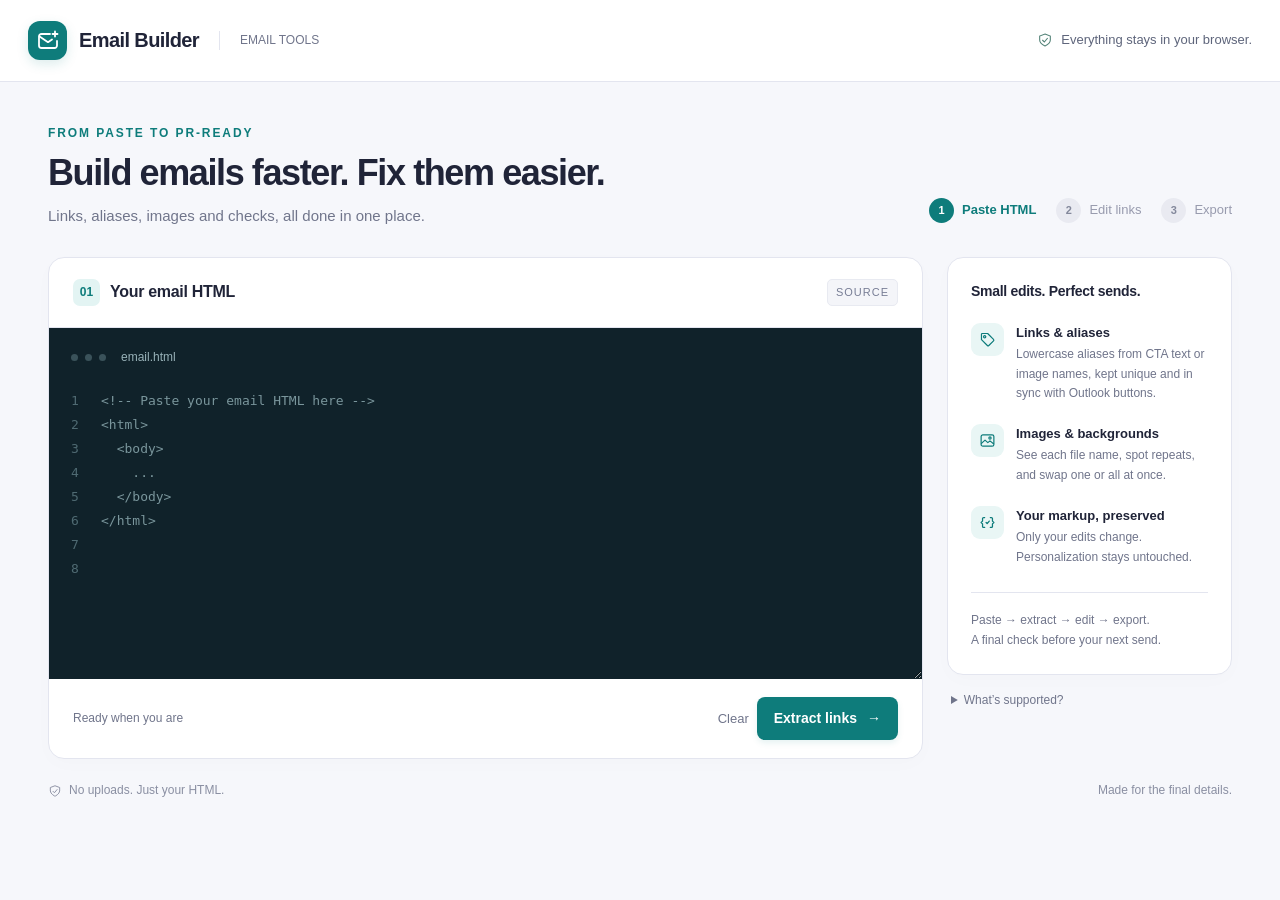
<file: index.html>
<!doctype html><html lang="en"><head><meta charset="utf-8"><meta name="viewport" content="width=device-width,initial-scale=1"><meta name="robots" content="noindex,nofollow"><title>Email Builder</title><link rel="stylesheet" href="styles.css"></head><body><svg xmlns="http://www.w3.org/2000/svg" style="display:none"><symbol id="brand-icon" viewBox="0 0 24 24"><g fill="none" stroke="currentColor" stroke-width="1.8" stroke-linecap="round" stroke-linejoin="round"><path d="M14 5H5.5A2.5 2.5 0 0 0 3 7.5v9A2.5 2.5 0 0 0 5.5 19h13a2.5 2.5 0 0 0 2.5-2.5V12"></path><path d="m3.6 7.6 8.4 5.6 4-2.7"></path><path d="M19 2.5v5M16.5 5h5"></path></g></symbol><symbol id="tag-icon" viewBox="0 0 24 24"><g fill="none" stroke="currentColor" stroke-width="1.7" stroke-linejoin="round"><path d="M3.5 12.2V4.5a1 1 0 0 1 1-1h7.7l8.3 8.3a1.5 1.5 0 0 1 0 2.1l-6.6 6.6a1.5 1.5 0 0 1-2.1 0Z"></path><circle cx="8" cy="8" r="1.6"></circle></g></symbol><symbol id="frame-icon" viewBox="0 0 24 24"><g fill="none" stroke="currentColor" stroke-width="1.7" stroke-linejoin="round" stroke-linecap="round"><rect x="3" y="4" width="18" height="16" rx="2.5"></rect><path d="m3.5 16 5-4.5 4 3.5 3-2.5 5 4"></path><circle cx="15.5" cy="8.5" r="1.6"></circle></g></symbol><symbol id="brackets-icon" viewBox="0 0 24 24"><g fill="none" stroke="currentColor" stroke-width="1.8" stroke-linecap="round" stroke-linejoin="round"><path d="M8 5H6.5A1.5 1.5 0 0 0 5 6.5V10l-2 2 2 2v3.5A1.5 1.5 0 0 0 6.5 19H8M16 5h1.5A1.5 1.5 0 0 1 19 6.5V10l2 2-2 2v3.5a1.5 1.5 0 0 1-1.5 1.5H16"></path><path d="m10 12 1.5 1.5L14.5 10"></path></g></symbol><symbol id="link-icon" viewBox="0 0 24 24"><g fill="none" stroke="currentColor" stroke-width="1.8" stroke-linecap="round" stroke-linejoin="round"><path d="m10 13 4-4M8 16l-1 1a4 4 0 0 1-6-6l5-5a4 4 0 0 1 6 0m0 12a4 4 0 0 0 6 0l5-5a4 4 0 0 0-6-6l-1 1" transform="translate(0 -1)"></path></g></symbol><symbol id="shield-icon" viewBox="0 0 24 24"><path d="m12 3 8 3v6c0 5-8 9-8 9s-8-4-8-9V6l8-3Z" fill="none" stroke="currentColor" stroke-width="1.6"></path><path d="m8 12 3 3 5-6" fill="none" stroke="currentColor" stroke-width="1.6"></path></symbol><symbol id="image-icon" viewBox="0 0 24 24"><rect x="3" y="3" width="18" height="18" rx="3" fill="none" stroke="currentColor" stroke-width="1.6"></rect><path d="m3 17 5-5 4 4 4-7 5 8" fill="none" stroke="currentColor" stroke-width="1.6"></path><circle cx="8" cy="8" r="1.5" fill="currentColor"></circle></symbol><symbol id="code-icon" viewBox="0 0 24 24"><path d="m8 7-5 5 5 5m8-10 5 5-5 5m-3-13-2 20" fill="none" stroke="currentColor" stroke-width="1.6" stroke-linecap="round"></path></symbol><symbol id="copy-icon" viewBox="0 0 24 24"><g fill="none" stroke="currentColor" stroke-width="1.8" stroke-linejoin="round"><rect x="8" y="8" width="12" height="12" rx="2.5"></rect><path d="M16 8V6.5A2.5 2.5 0 0 0 13.5 4h-7A2.5 2.5 0 0 0 4 6.5v7A2.5 2.5 0 0 0 6.5 16H8"></path></g></symbol><symbol id="check-icon" viewBox="0 0 24 24"><path d="m5 12.5 4.5 4.5L19 7.5" fill="none" stroke="currentColor" stroke-width="2.2" stroke-linecap="round" stroke-linejoin="round"></path></symbol><symbol id="x-icon" viewBox="0 0 24 24"><path d="M7 7l10 10M17 7 7 17" fill="none" stroke="currentColor" stroke-width="2.6" stroke-linecap="round"></path></symbol><symbol id="warn-icon" viewBox="0 0 24 24"><path d="M12 6v8" fill="none" stroke="currentColor" stroke-width="2.6" stroke-linecap="round"></path><circle cx="12" cy="18.5" r="1.6" fill="currentColor"></circle></symbol></svg><header class="topbar"><div class="brand"><span class="brandmark"><svg aria-hidden="true"><use href="#brand-icon"></use></svg></span>Email Builder<small>EMAIL TOOLS</small></div><div class="privacy"><svg aria-hidden="true"><use href="#shield-icon"></use></svg>Everything stays in your browser.</div></header><main><div class="intro"><div><div class="eyebrow">FROM PASTE TO PR-READY</div><h1>Build emails faster. Fix them easier.</h1><p>Links, aliases, images and checks, all done in one place.</p></div><nav class="steps" aria-label="Workflow"><span class="step active" id="step1"><b>1</b> Paste HTML</span><span class="step" id="step2"><b>2</b> Edit links</span><span class="step" id="step3"><b>3</b> Export</span></nav></div><div class="workspace"><section class="panel" aria-labelledby="sourceTitle"><div class="panel-heading"><div class="heading-group"><span class="section-number">01</span><h2 id="sourceTitle">Your email HTML</h2></div><span class="tag">SOURCE</span></div><div class="code-wrap"><div class="code-toolbar"><i class="code-dot"></i><i class="code-dot"></i><i class="code-dot"></i><span>email.html</span></div><div class="code-area"><div class="gutter" aria-hidden="true">1<br>2<br>3<br>4<br>5<br>6<br>7<br>8</div><textarea id="src" aria-label="Email HTML" spellcheck="false" placeholder="&lt;!-- Paste your email HTML here --&gt;&#10;&lt;html&gt;&#10;  &lt;body&gt;&#10;    ...&#10;  &lt;/body&gt;&#10;&lt;/html&gt;"></textarea></div></div><div class="source-footer"><span class="small" id="sourceCount">Ready when you are</span><div><button type="button" id="clear" class="text-button">Clear</button><button type="button" id="extract" class="button">Extract links <span aria-hidden="true">→</span></button></div></div><div id="status" class="feedback" role="status"></div></section><aside><div class="panel aside"><h2>Small edits. Perfect sends.</h2><div class="feature"><span class="feature-icon"><svg aria-hidden="true"><use href="#tag-icon"></use></svg></span><div><strong>Links & aliases</strong><p>Lowercase aliases from CTA text or image names, kept unique and in sync with Outlook buttons.</p></div></div><div class="feature"><span class="feature-icon"><svg aria-hidden="true"><use href="#frame-icon"></use></svg></span><div><strong>Images & backgrounds</strong><p>See each file name, spot repeats, and swap one or all at once.</p></div></div><div class="feature"><span class="feature-icon"><svg aria-hidden="true"><use href="#brackets-icon"></use></svg></span><div><strong>Your markup, preserved</strong><p>Only your edits change. Personalization stays untouched.</p></div></div><div class="aside-note">Paste → extract → edit → export.<br>A final check before your next send.</div></div><details class="support"><summary>What’s supported?</summary><p>HTML href, image src, background, and link alias attributes. Images and backgrounds that share the same URL are flagged as duplicates. Empty link aliases are filled in lowercase with up to 3 words of the link text. Links styled as CTA buttons (a class containing “cta” on the link, inside it, or on one of its four nearest parent elements, so table-based buttons are caught) use 2 words plus _cta instead (filler words like “and”, “the”, “to” skipped), or the first 3 words of the image file name for image links. Repeated aliases are numbered in order: name, name1, name2. Mailto, tel, # and SFMC system links (profile center, view online) are not auto-filled, but get an optional alias you can apply. Unsubscribe links always get the alias “unsubscribe” (never _cta) and can be switched to RedirectTo(@urlOrganic); view-online links can be switched to view_email_url. Outlook VML buttons and backgrounds (v:roundrect, v:fill) and inline CSS url() backgrounds are kept in sync with the matching link or background. Background url() inside &lt;style&gt; blocks is not included. The opencounter and usermatch tracking tags are added before &lt;/body&gt; if missing. CSS url(), srcset, and links inside AMPscript code blocks are not included. Values retain their original HTML entities.</p></details></aside></div><section id="editor" class="panel" hidden="" aria-labelledby="editorTitle"><div class="editor-head"><div><div class="heading-group"><span class="section-number">02</span><h2 id="editorTitle">Fine-tune the details</h2></div><div class="small" id="summary"></div></div><span id="shown" class="small"></span></div><div class="toolbar"><div class="filters" role="group" aria-label="Filter items"><button type="button" data-filter="all" aria-pressed="true">All items</button><button type="button" data-filter="link" aria-pressed="false">Links</button><button type="button" data-filter="image" aria-pressed="false">Images</button><button type="button" data-filter="background" aria-pressed="false" id="bgBtn">Backgrounds</button><button type="button" data-filter="dup" aria-pressed="false" id="dupBtn">Duplicates</button><button type="button" data-filter="edited" aria-pressed="false">Edited</button></div><input type="search" id="q" placeholder="Search text, URL, file or alias…" aria-label="Search items"></div><div class="extras"><div class="extra-row" id="aliasRow"><span class="extra-title">CTA aliases</span><span class="small" id="aliasInfo"></span><button type="button" id="applyAll" class="button secondary sm">Use suggested for all</button></div><div class="extra-row" id="unsubRow" hidden><label class="check"><input type="checkbox" id="unsubAll"> Use <code id="orgCode" class="chip ok"></code> on all unsubscribe links</label><span class="small" id="unsubInfo"></span></div><div class="extra-row" id="viewRow" hidden><label class="check"><input type="checkbox" id="viewAll"> Use <code id="viewCode" class="chip ok"></code> on all view-online links</label><span class="small" id="viewInfo"></span></div><div class="extra-row"><label class="check"><input type="checkbox" id="trackOn" checked> Add tracking tags before &lt;/body&gt; if missing</label><span id="trackInfo"></span></div></div><div id="items"></div><div id="emptyFilter" hidden="">No items match your search or filter.</div><div class="actionbar"><span class="small" id="editCount"></span><span class="small" id="submitMsg" role="status"></span><button type="button" id="validate" class="button secondary">Validate</button><button type="button" id="preview" class="button secondary">Preview updated email</button><button type="button" id="submit" class="button">Generate updated HTML <span aria-hidden="true">→</span></button></div></section><section id="result" class="panel" hidden="" aria-labelledby="resultTitle"><div class="panel-heading"><div class="heading-group"><span class="section-number">03</span><h2 id="resultTitle">Ready for your next send</h2></div><button type="button" id="copy" class="button secondary">Copy HTML</button></div><textarea id="out" readonly="" spellcheck="false" aria-label="Updated HTML"></textarea><div class="change-section"><span class="small" id="copyMsg" role="status"></span><h2>Change log</h2><ul id="changes"></ul></div></section><button type="button" id="backReport" class="button back-pill" hidden>Back to validation report</button><div id="vd" class="pv" hidden role="dialog" aria-modal="true" aria-labelledby="vdTitle"><div class="pv-box vd-box"><div class="pv-head"><div class="vd-title"><h2 id="vdTitle">Validation report</h2><p class="small">Checked on the updated HTML, with your edits applied.</p></div><button type="button" id="vdClose" class="button secondary sm">Close</button></div><div id="vdBanner" class="vd-banner" role="status"></div><div class="vd-main"><nav id="vdNav" class="vd-nav" aria-label="Checks"></nav><div id="vdDetail" class="vd-detail" tabindex="-1"></div></div></div></div><div id="pv" class="pv" hidden data-w="desktop" role="dialog" aria-modal="true" aria-labelledby="pvTitle"><div class="pv-box"><div class="pv-head"><h2 id="pvTitle">Preview: updated email</h2><div class="seg" role="group" aria-label="Preview width"><button type="button" data-w="desktop" aria-pressed="true">Desktop</button><button type="button" data-w="mobile" aria-pressed="false">Mobile</button></div><button type="button" id="pvClose" class="button secondary sm">Close</button></div><p class="pv-note small">Browser preview with your edits applied. Outlook and other email apps may display it differently, and AMPscript shows as raw code. Links are disabled here.</p><div class="pv-stage"><iframe id="pvFrame" title="Updated email preview" sandbox=""></iframe></div></div></div><footer class="bottom-line"><span><svg aria-hidden="true"><use href="#shield-icon"></use></svg>No uploads. Just your HTML.</span><span>Made for the final details.</span></footer></main><script src="app.js"></script></body></html>
</file>
<file: styles.css>
:root{--ink:#202438;--muted:#70758b;--line:#e3e5ef;--accent:#0e7c7b;--soft:#e3f4f3;--bg:#f6f7fb;--radius:16px}*{box-sizing:border-box}body{margin:0;background:var(--bg);color:var(--ink);font:16px/1.55 -apple-system,BlinkMacSystemFont,"Segoe UI",sans-serif}button,input,textarea{font:inherit}button{cursor:pointer}button:focus-visible,input:focus-visible,textarea:focus-visible,summary:focus-visible{outline:3px solid #7fcfcb;outline-offset:4px}button{border:0}button:disabled{opacity:.5;cursor:default}[hidden]{display:none!important}.topbar{height:82px;background:#fff;border-bottom:1px solid var(--line);display:flex;justify-content:space-between;align-items:center;padding:0 max(28px,calc((100vw - 1240px)/2));gap:20px}.brand{display:flex;align-items:center;gap:12px;font-size:20px;font-weight:750;letter-spacing:-.6px}.brandmark{display:grid;place-items:center;width:39px;height:39px;background:var(--accent);color:#fff;border-radius:12px;box-shadow:0 4px 12px #0e7c7b25}.brandmark svg{width:24px}.brand small{font-size:12px;font-weight:500;border-left:1px solid var(--line);margin-left:8px;padding-left:20px;color:var(--muted);letter-spacing:0}.privacy{font-size:13px;color:#5e657b;display:flex;align-items:center;gap:8px}.privacy svg{width:16px;height:16px;color:#528277}main{max-width:1240px;margin:auto;padding:42px 28px 28px}.intro{display:flex;align-items:flex-end;justify-content:space-between;gap:24px;margin-bottom:30px}.eyebrow{font-size:12px;font-weight:750;letter-spacing:1.9px;color:var(--accent);margin-bottom:8px}h1{font-size:36px;line-height:1.2;letter-spacing:-1.4px;margin:0 0 10px;font-weight:720}p{margin:0;color:var(--muted)}.intro p{font-size:15px}.steps{display:flex;gap:20px;padding-bottom:4px;white-space:nowrap;color:#989bae;font-size:13px}.step{display:flex;align-items:center;gap:8px}.step b{font-size:11px;display:grid;place-items:center;width:25px;height:25px;border-radius:50%;background:#e9eaf1;color:#83889b}.step.active{color:var(--accent);font-weight:650}.step.active b{background:var(--accent);color:white}.workspace{display:grid;grid-template-columns:minmax(0,1fr) 285px;gap:24px;align-items:start}.panel{background:white;border:1px solid var(--line);border-radius:var(--radius);box-shadow:0 5px 20px #25244704;overflow:hidden}.panel-heading{padding:21px 24px;display:flex;align-items:center;justify-content:space-between;gap:12px;border-bottom:1px solid var(--line)}h2{font-size:16px;letter-spacing:-.3px;margin:0;font-weight:700}.heading-group{display:flex;align-items:center;gap:10px}.section-number{display:grid;place-items:center;background:var(--soft);border-radius:7px;color:var(--accent);width:27px;height:27px;font-size:12px;font-weight:700}.tag{font-size:11px;letter-spacing:1px;color:#777d95;background:#f4f5f9;padding:4px 8px;border:1px solid #e8eaf1;border-radius:5px}.code-wrap{background:#10222a;padding:20px 0 0;position:relative}.code-toolbar{padding:0 22px 12px;display:flex;align-items:center;gap:7px;color:#98b2b8;font-size:12px}.code-dot{height:7px;width:7px;border-radius:50%;background:#3a525a}.code-toolbar span:last-child{margin-left:8px}.code-area{display:flex;min-height:300px}.gutter{flex:0 0 52px;text-align:center;color:#4f6a72;font:13px/1.85 ui-monospace,SFMono-Regular,Consolas,monospace;padding-top:10px;user-select:none}.code-area textarea{border:0;resize:vertical;background:transparent;color:#d9eef0;font:13px/1.85 ui-monospace,SFMono-Regular,Consolas,monospace;min-height:300px;width:100%;padding:10px 24px 24px 0;outline-offset:-3px}.code-area textarea::placeholder{color:#7a969c;opacity:1}.source-footer{padding:18px 24px;display:flex;justify-content:space-between;align-items:center;gap:14px}.button{display:inline-flex;align-items:center;justify-content:center;gap:10px;font-size:14px;font-weight:650;border-radius:8px;padding:11px 17px;transition:background .15s,transform .15s;background:var(--accent);color:#fff;box-shadow:0 3px 6px #0e7c7b1a}.button:hover{background:#0a6463;transform:translateY(-1px)}.button svg{width:17px;height:17px}.secondary{background:#fff;color:#646a7e;box-shadow:none;border:1px solid var(--line)}.secondary:hover{background:#f5f5fb;color:var(--ink)}.text-button{background:none;color:var(--muted);padding:8px;font-size:13px}.text-button:hover{color:var(--accent)}.small{font-size:12px;color:var(--muted)}.feedback{padding:0 24px;color:#925b13;font-size:13px}.feedback:not(:empty){padding-bottom:16px}.aside{padding:23px}.aside h2{font-size:14px;margin-bottom:20px}.feature{display:flex;gap:12px;margin:20px 0}.feature-icon{width:33px;height:33px;background:#e9f6f5;border-radius:9px;color:var(--accent);display:grid;place-items:center;flex-shrink:0}.feature-icon svg{width:17px;height:17px}.feature strong{font-size:13px;font-weight:650;display:block;margin-bottom:2px}.feature p{font-size:12px;line-height:1.65}.aside-note{border-top:1px solid var(--line);padding-top:17px;margin-top:24px;font-size:12px;color:var(--muted);line-height:1.7}.support{margin-top:16px;padding:0 4px}.support summary{font-size:12px;cursor:pointer;color:var(--muted)}.support p{font-size:12px;margin-top:10px;line-height:1.7}.bottom-line{display:flex;align-items:center;justify-content:space-between;margin:22px 0;color:#8a8fa2;font-size:12px}.bottom-line span:first-child{display:flex;align-items:center;gap:7px}.bottom-line svg{width:14px;height:14px}#editor,#result{margin-top:28px}.editor-head{padding:22px 24px;display:flex;justify-content:space-between;gap:16px;align-items:center}.editor-head h2{font-size:18px}.editor-head .small{margin-top:5px}.toolbar{padding:0 24px 20px;display:flex;justify-content:space-between;align-items:center;flex-wrap:wrap;gap:16px}.filters{display:flex;gap:3px;flex-wrap:wrap;background:#f1f2f7;border-radius:9px;padding:4px}.filters button{background:transparent;color:#73788e;font-size:12px;border-radius:6px;padding:7px 12px}.filters button[aria-pressed=true]{background:white;color:var(--accent);box-shadow:0 1px 4px #24244113;font-weight:650}#q{width:240px;border:1px solid var(--line);border-radius:8px;padding:10px 12px;background:#fff;font-size:13px;color:var(--ink)}#items{padding:0 24px 12px}.item{border:1px solid var(--line);border-radius:11px;margin-bottom:13px;padding:18px;transition:border-color .2s;content-visibility:auto;contain-intrinsic-size:auto 150px}.item.changed{border-color:#d9bc75;background:#fffcf4}.head{display:flex;gap:10px;align-items:center;flex-wrap:wrap;margin-bottom:16px}.idx{color:#9da1b2;font:12px ui-monospace,monospace}.badge{font-size:11px;padding:3px 8px;border-radius:5px;font-weight:650}.badge.link{background:#e3f4f3;color:#0b6b6a}.badge.image{background:#fdf0e1;color:#9a5512}.badge.background{background:#eaf1ff;color:#4c73b3}.meta{font-size:12px;color:var(--muted);flex:1;overflow-wrap:anywhere;min-width:130px}.small-btn{background:none;color:#858a9e;padding:4px;font-size:12px}.small-btn:hover{color:var(--accent)}.flag{font-size:11px;color:#9b6c12;margin-right:5px}.fields{display:grid;grid-template-columns:2fr 1fr;gap:15px}.fields label:only-child{grid-column:1/-1}.fl{font-size:12px;display:block;margin-bottom:7px;font-weight:600;color:#656b81}.fields input{background:#fafbfe;color:#343a51;border:1px solid #e0e3ee;width:100%;border-radius:7px;padding:11px 12px;font:13px ui-monospace,SFMono-Regular,Consolas,monospace}.fields input:focus{background:white}.actionbar{padding:18px 24px;border-top:1px solid var(--line);display:flex;align-items:center;gap:16px;flex-wrap:wrap;background:#fcfcfe}.actionbar .button{margin-left:auto}#out{width:100%;min-height:270px;resize:vertical;background:#10222a;color:#d9eef0;border:0;padding:24px;font:13px/1.8 ui-monospace,Consolas,monospace}.change-section{padding:22px 24px}.change-section h2{font-size:14px}#changes{font-size:13px;padding-left:20px;color:var(--muted);line-height:1.8}#changes li{margin:8px 0}#changes .old{color:#b25358;overflow-wrap:anywhere}#changes .new{color:#318164;overflow-wrap:anywhere}#emptyFilter{text-align:center;padding:30px;font-size:14px;color:var(--muted)}.fname{font:600 13px ui-monospace,SFMono-Regular,Consolas,monospace;color:var(--ink);background:#f4f5f9;border:1px solid #e8eaf1;border-radius:5px;padding:2px 8px;overflow-wrap:anywhere;max-width:100%}.dup{font-size:11px;font-weight:650;color:#8a5a00;background:#fff4dc;border:1px solid #f0dca8;border-radius:5px;padding:3px 8px;white-space:nowrap}.item.is-dup{border-left:3px solid #e8c56f}.scope{display:flex;align-items:center;gap:10px;margin-top:14px;font-size:12px;color:var(--muted);flex-wrap:wrap}.seg{display:inline-flex;background:#f1f2f7;border-radius:8px;padding:3px;gap:2px}.seg button{background:transparent;color:#73788e;font-size:12px;border-radius:6px;padding:5px 11px}.seg button[aria-pressed=true]{background:#fff;color:var(--accent);font-weight:650;box-shadow:0 1px 4px #24244113}.also{font-size:12px;color:#8a8fa2}.unsub-opt{display:flex;align-items:center;gap:8px;margin-top:14px;font-size:12px;color:var(--muted);cursor:pointer;flex-wrap:wrap}.unsub-opt input{width:16px;height:16px;accent-color:var(--accent)}.unsub-opt code{font:12px ui-monospace,SFMono-Regular,Consolas,monospace;color:var(--ink);background:#f1f2f7;padding:1px 6px;border-radius:4px;overflow-wrap:anywhere}.inwrap{position:relative}.fields .inwrap input{padding-right:40px}.copy-btn{display:inline-grid;place-items:center;width:26px;height:26px;border-radius:6px;background:transparent;color:#8a8fa2;padding:0;flex-shrink:0;vertical-align:middle}.copy-btn:hover{background:#e3f4f3;color:var(--accent)}.copy-btn.ok{color:#39785f;background:#e8f6f0}.copy-btn svg{width:15px;height:15px}.inwrap .copy-btn{position:absolute;right:6px;top:50%;transform:translateY(-50%)}.newname{font:600 12px ui-monospace,SFMono-Regular,Consolas,monospace;color:#318164;background:#e8f6f0;border:1px solid #cbe8db;border-radius:5px;padding:2px 8px;overflow-wrap:anywhere}.fname-wrap{display:inline-flex;align-items:center;gap:2px;max-width:100%}.ctatag{font-size:11px;font-weight:650;color:#0b6b6a;background:#e3f4f3;border:1px solid #bfe5e2;border-radius:5px;padding:2px 7px;white-space:nowrap}.item.copy{background:#fafbfd;border-style:dashed}.copytag{font-size:11px;font-weight:650;color:#4c73b3;background:#eaf1ff;border-radius:5px;padding:3px 8px;white-space:nowrap}.fields input[readonly]{color:#8a8fa2;background:#f4f5f9;cursor:not-allowed}.extras{margin:0 24px 16px;border:1px solid var(--line);border-radius:11px;background:#fbfbfe}.extra-row{display:flex;align-items:center;gap:10px 12px;flex-wrap:wrap;padding:12px 16px;font-size:13px}.extra-row+.extra-row{border-top:1px solid var(--line)}.extra-title{font-weight:650}.button.sm{padding:6px 11px;font-size:12px;margin-left:auto}.check{display:flex;align-items:center;gap:8px;font-weight:650;cursor:pointer}.check input{width:16px;height:16px;accent-color:var(--accent)}#trackInfo{display:flex;gap:8px;flex-wrap:wrap;align-items:center}.chip{font:11px ui-monospace,SFMono-Regular,Consolas,monospace;padding:3px 8px;border-radius:5px;border:1px solid}.chip.ok{color:#39785f;background:#e8f6f0;border-color:#cbe8db}.chip.miss{color:#8a5a00;background:#fff4dc;border-color:#f0dca8}.sugg{font-size:12px;color:var(--muted);margin-top:6px;overflow-wrap:anywhere}.sugg code{font:12px ui-monospace,SFMono-Regular,Consolas,monospace;color:var(--ink);background:#f1f2f7;padding:1px 5px;border-radius:4px}.sugg .done{color:#39785f}.link-btn{background:none;color:var(--accent);font-size:12px;font-weight:650;padding:0 4px}.actionbar #validate{margin-left:auto}.actionbar #preview,.actionbar #submit{margin-left:0}.pv{position:fixed;inset:0;z-index:50;background:rgba(14,40,46,.55);display:flex;align-items:center;justify-content:center;padding:24px}.pv-box{background:#fff;border-radius:16px;width:min(1100px,100%);height:min(92vh,100%);display:flex;flex-direction:column;overflow:hidden;box-shadow:0 20px 60px #0003}.pv-head{display:flex;align-items:center;gap:12px 14px;flex-wrap:wrap;padding:16px 20px;border-bottom:1px solid var(--line)}.pv-head h2{margin-right:auto}.pv-head .button.sm{margin-left:0}.pv-note{padding:10px 20px;border-bottom:1px solid var(--line)}.pv-stage{flex:1;min-height:0;background:#eceef4;display:flex;justify-content:center;padding:20px;overflow:hidden}#pvFrame{border:0;background:#fff;width:100%;max-width:820px;height:100%;border-radius:6px;box-shadow:0 2px 12px #0000001f;transition:max-width .2s}.pv[data-w=mobile] #pvFrame{max-width:375px}body.pv-open{overflow:hidden}.vd-box{width:min(1000px,100%);height:min(86vh,100%)}.vd-title{margin-right:auto}.vd-title p{margin-top:2px}.vd-banner{display:flex;align-items:center;gap:14px;padding:14px 20px;border-bottom:1px solid var(--line)}.vd-banner strong{display:block;font-size:15px}.vd-banner span{font-size:12px;opacity:.85}.vd-banner.bad{background:#fdf1f2;color:#8f2d33}.vd-banner.warn{background:#fff7e8;color:#7a5200}.vd-banner.ok{background:#ebf7f1;color:#2a6a4f}.ic{width:34px;height:34px;border-radius:50%;display:grid;place-items:center;flex-shrink:0;color:#fff}.ic svg{width:18px;height:18px}.bad .ic{background:#cf4752}.warn .ic{background:#d9952a}.ok .ic{background:#3f9a71}.vd-main{flex:1;min-height:0;display:grid;grid-template-columns:280px minmax(0,1fr)}.vd-nav{border-right:1px solid var(--line);background:#fafbfd;padding:12px;overflow:auto;display:flex;flex-direction:column;gap:4px}.vd-nav button{display:flex;align-items:center;gap:10px;width:100%;text-align:left;padding:10px 12px;border-radius:9px;background:none;font-size:13px;color:var(--ink);border:1px solid transparent}.vd-nav button:hover{background:#fff}.vd-nav button[aria-current=true]{background:#fff;border-color:var(--line);box-shadow:0 1px 4px #2424410f;font-weight:650}.dot{width:22px;height:22px;border-radius:50%;display:grid;place-items:center;flex-shrink:0}.dot svg{width:12px;height:12px}.dot.ok{background:#e2f3ea;color:#2f7a59}.dot.warn{background:#fff0d4;color:#995f00}.dot.bad{background:#fde2e5;color:#b8363f}.cnt{margin-left:auto;font-size:11px;font-weight:700;border-radius:999px;padding:1px 8px}.cnt.bad{background:#fde2e5;color:#b8363f}.cnt.warn{background:#fff0d4;color:#995f00}.cnt.ok{color:#2f7a59}.vd-detail{overflow:auto;padding:24px 28px;font-variant-ligatures:none;font-feature-settings:"liga" 0,"calt" 0}.vd-detail h3{font-size:18px;margin:0 0 4px;letter-spacing:-.2px}.vd-desc{font-size:13px;color:var(--muted);margin:0 0 18px}.vd-issue{display:flex;gap:12px;align-items:flex-start;padding:12px 14px;border:1px solid var(--line);border-left-width:3px;border-radius:10px;margin-bottom:8px;font-size:13px;line-height:1.6;background:#fff}.vd-issue.err{border-left-color:#cf4752}.vd-issue.warn{border-left-color:#d9952a}.vd-issue.ok{border-left-color:#3f9a71}.vd-issue .dot{margin-top:1px}.vd-issue .txt{flex:1;min-width:0;overflow-wrap:anywhere;color:var(--ink)}.vd-issue code{font:12px ui-monospace,SFMono-Regular,Consolas,monospace;background:#f1f2f7;color:#2b3047;padding:1px 6px;border-radius:5px}.vd-note{display:block;font-size:12px;color:var(--muted);margin-top:2px}.ln{font:11px ui-monospace,SFMono-Regular,Consolas,monospace;color:var(--muted);background:#f3f4f8;border-radius:999px;padding:2px 9px;white-space:nowrap;margin-top:1px}.vd-acts{display:flex;flex-wrap:wrap;gap:6px;margin-top:8px}.vd-btn{font-size:12px;font-weight:650;border-radius:7px;padding:5px 10px;background:#fff;border:1px solid var(--line);color:var(--ink)}.vd-btn:hover{border-color:#9fd8d4;color:var(--accent)}.vd-btn.fix{background:var(--soft);border-color:#bfe5e2;color:#095857}.vd-btn.fix:hover{background:#d3eeec}.vd-btn code{background:#fff!important}.vd-hint{font-size:12px;color:var(--muted);margin-top:6px}.vd-fixall{margin-left:auto;font-size:13px;font-weight:650;border-radius:8px;padding:8px 14px;background:#fff;border:1px solid currentColor;color:inherit;white-space:nowrap}.vd-fixall:hover{background:#ffffffb3}.vd-sep{height:1px;background:var(--line);margin:8px 4px}.vd-full h4{display:flex;align-items:center;gap:10px;font-size:14px;margin:22px 0 10px}.vd-full h4:first-of-type{margin-top:4px}.vd-full .vd-issue{padding:9px 12px}.vd-copy{display:flex;align-items:center;gap:10px;margin:0 0 6px}.reuse{display:flex;align-items:center;gap:6px 10px;flex-wrap:wrap;margin-top:12px;font-size:12px;line-height:1.5;color:#0b5a6e;background:#e9f5f9;border:1px solid #c4e2ec;border-radius:8px;padding:8px 10px}.reuse b{font-weight:650}.reuse .link-btn{margin-left:auto;color:#0b5a6e}.item.flash{box-shadow:0 0 0 3px #1aa19f;border-color:#1aa19f;transition:box-shadow .3s}.back-pill{position:fixed;right:24px;bottom:24px;z-index:40;box-shadow:0 8px 24px #0e7c7b55}.vd-empty{display:flex;gap:12px;align-items:center;padding:16px 18px;border-radius:10px;background:#ebf7f1;color:#2a6a4f;font-weight:600;font-size:14px}@media(max-width:740px){.vd-fixall{margin-left:0}.back-pill{right:12px;bottom:12px;left:12px}.vd-main{grid-template-columns:1fr;grid-template-rows:auto minmax(0,1fr)}.vd-nav{flex-direction:row;overflow-x:auto;border-right:0;border-bottom:1px solid var(--line);padding:8px}.vd-nav button{width:auto;white-space:nowrap}.vd-detail{padding:18px 16px}}@media(max-width:740px){.extras{margin:0 18px 14px}.button.sm{margin-left:0}.pv{padding:0}.pv-box{border-radius:0;height:100%}.pv-stage{padding:10px}}@media(min-width:1000px){body:has(#editor:not([hidden])) .code-area,body:has(#editor:not([hidden])) .code-area textarea{min-height:190px;height:190px}}@media(max-width:980px){.intro{align-items:flex-start;flex-direction:column;gap:22px}.workspace{grid-template-columns:minmax(0,1fr) 250px}.steps{gap:24px}}@media(max-width:740px){.topbar{height:70px;padding:0 20px}.brand small{display:none}.privacy{font-size:0}.privacy svg{width:18px;height:18px}main{padding:28px 18px}.workspace{grid-template-columns:1fr}aside{display:none}h1{font-size:30px}.steps{gap:18px}.panel-heading,.source-footer,.editor-head,.actionbar{padding:18px}.toolbar{padding:0 18px 18px}#items{padding:0 18px 6px}.fields{grid-template-columns:1fr}.toolbar #q{width:100%}.filters{width:100%;justify-content:space-between}.filters button{padding:7px 9px}.source-footer{flex-wrap:wrap}.bottom-line span:last-child{display:none}.editor-head{align-items:flex-start}.actionbar .button{width:100%;margin:0}.meta{min-width:100px}.head{gap:8px}.intro p{max-width:340px}.code-area textarea{font-size:12px}.gutter{flex-basis:35px}}@media(prefers-reduced-motion:reduce){*{scroll-behavior:auto!important;transition:none!important}}
</file>
